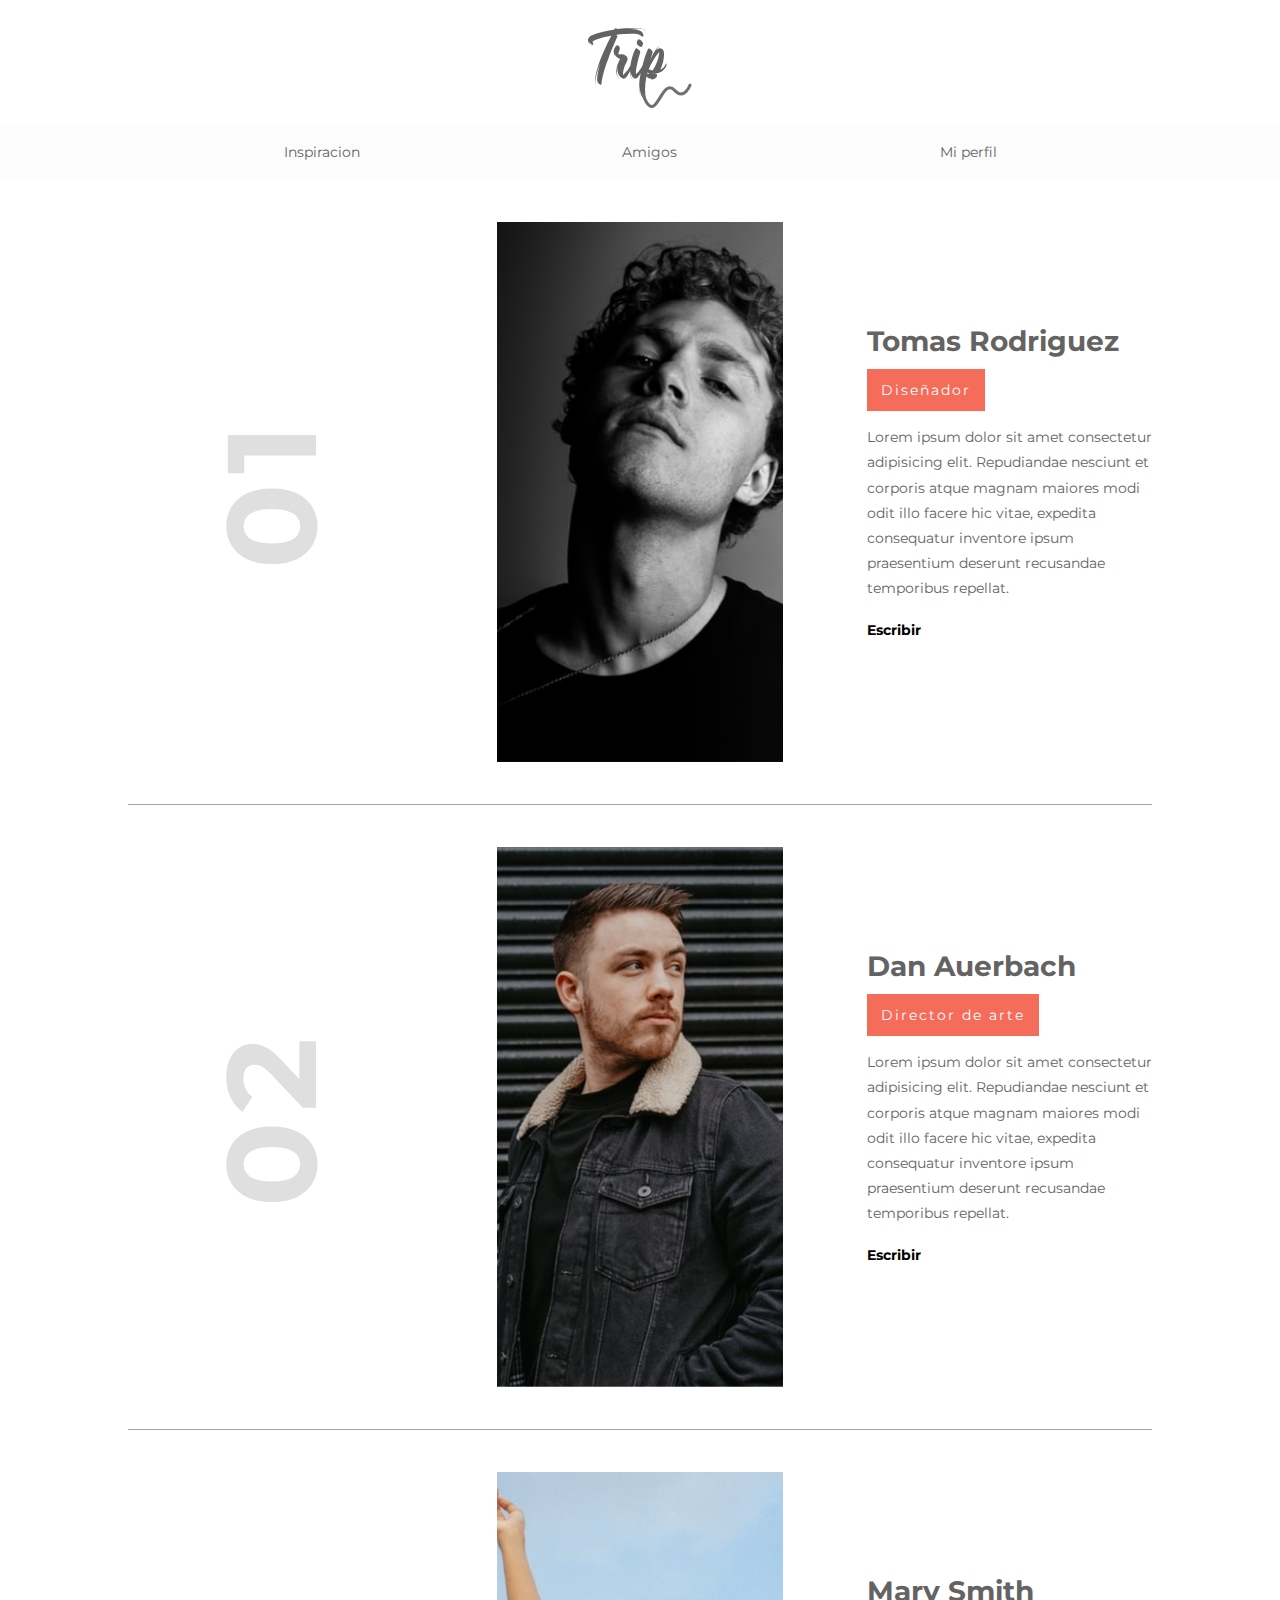
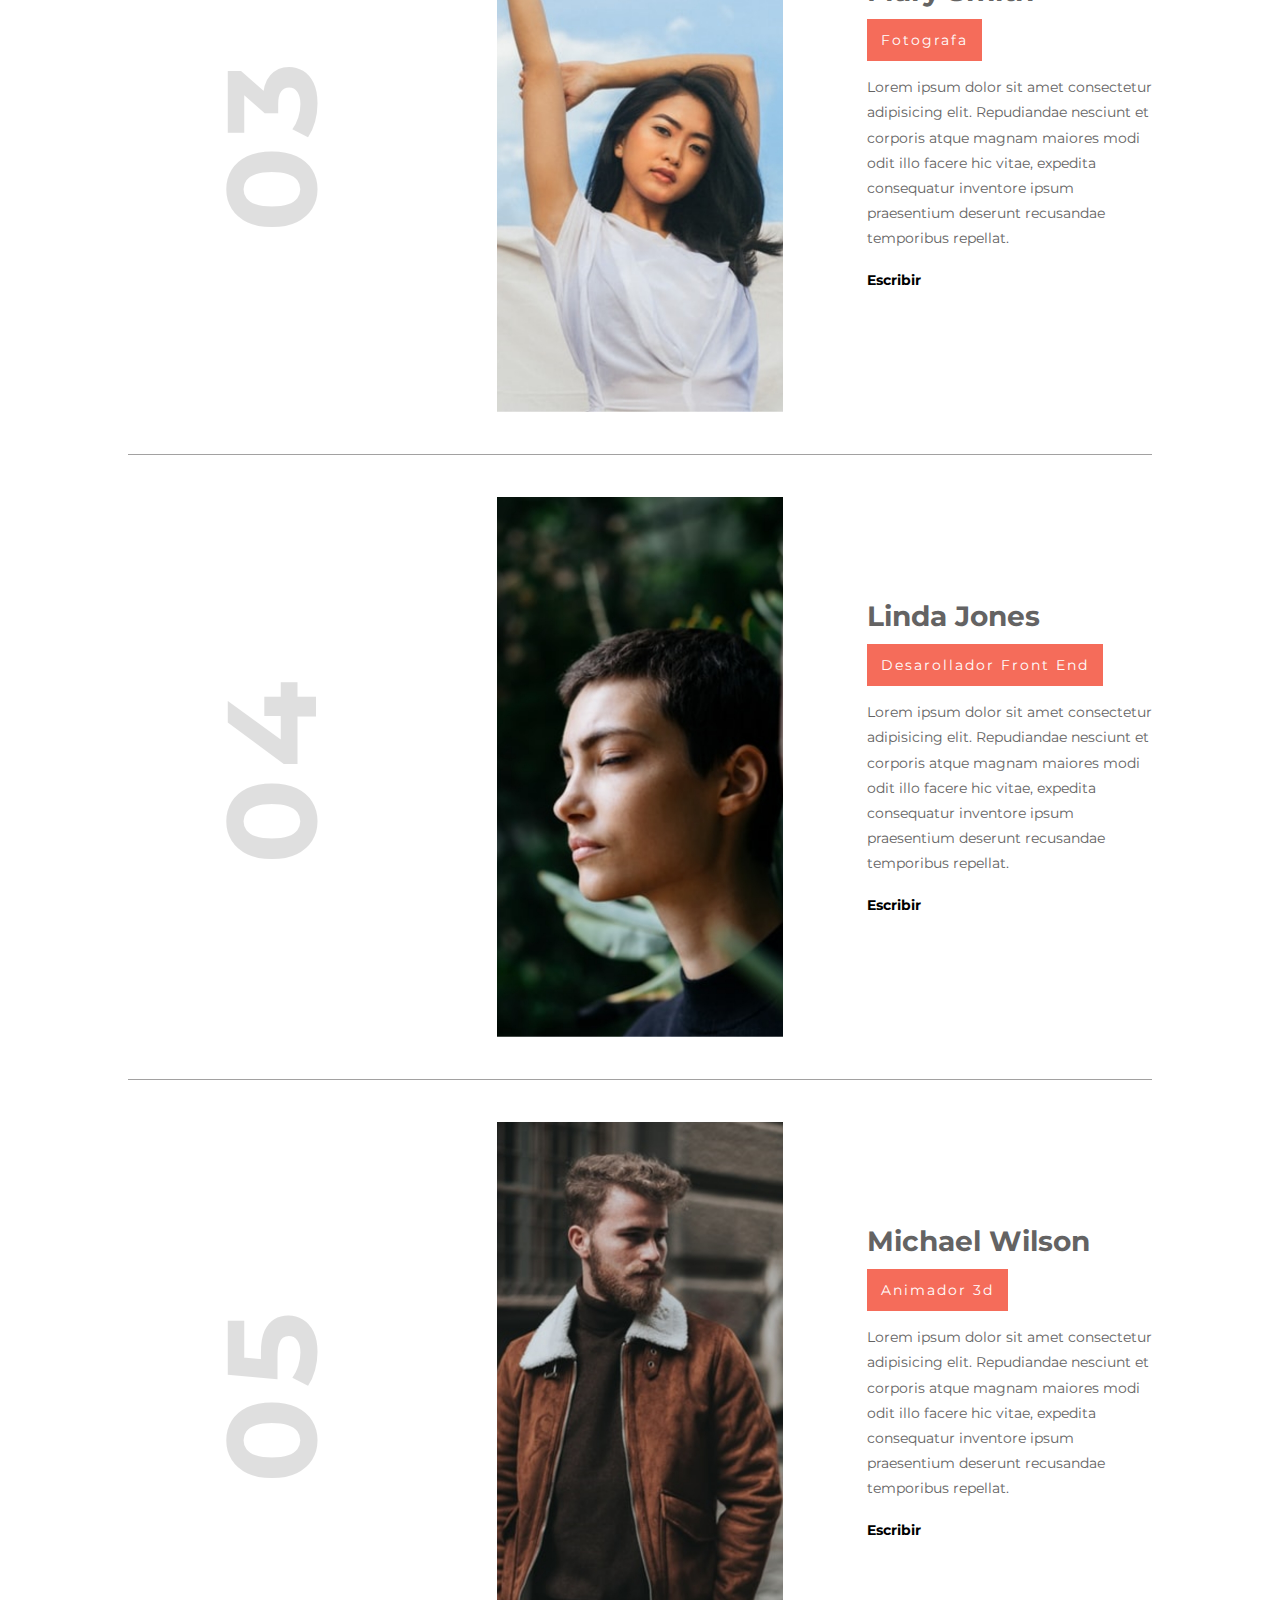
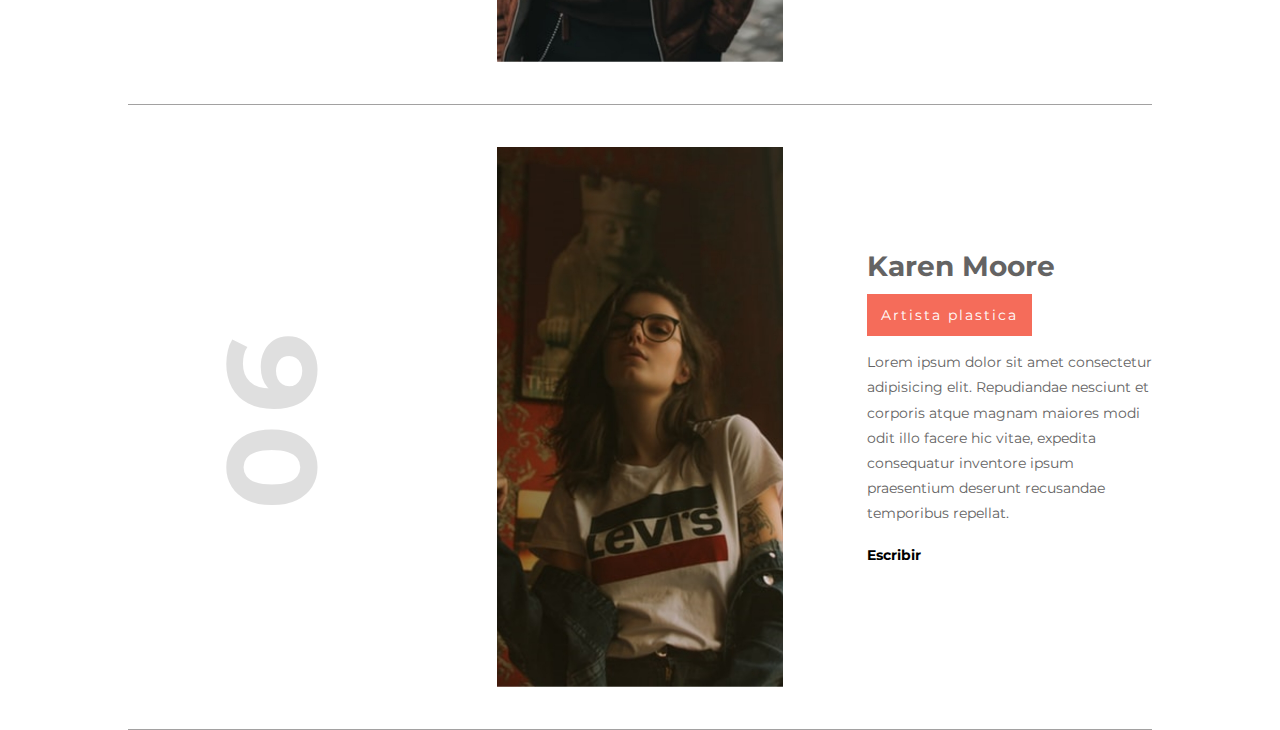
<file: friends.html>
<!DOCTYPE html>
<html lang="en">

<head>
    <meta charset="UTF-8">
    <meta name="viewport" content="width=device-width, initial-scale=1.0">
    <meta http-equiv="X-UA-Compatible" content="ie=edge">
    <link rel="stylesheet" href="scss/style.css">
    <title>My Trip | Social Media</title>
</head>

<body>
    <header>
        <div class="logo">
            <a href="./">
                <img src="img/svg/trip-logo.svg" alt="">
            </a>
        </div>
        <nav class="menu">
            <a href="./inspiration.html">Inspiracion</a>
            <a href="./friends.html">Amigos</a>
            <a href="./index.html">Mi perfil</a>
        </nav>
    </header>
    <div id="friends" class="wrap">
        <div class="friend">
            <div class="number">
                <span>01</span>
            </div>
            <div class="description">
                <h3 class="name">Tomas Rodriguez</h3>
                <span class="proffesion">Diseñador</span>
                <p>Lorem ipsum dolor sit amet consectetur adipisicing elit. Repudiandae nesciunt et corporis atque magnam maiores modi odit illo facere hic vitae, expedita consequatur inventore ipsum praesentium deserunt recusandae temporibus repellat.</p>
                <a href="" class="boton">Escribir</a>
            </div>
            <div class="image"></div>
        </div>
        <div class="friend">
            <div class="number">
                <span>02</span>
            </div>
            <div class="description">
                <h3 class="name">Dan Auerbach</h3>
                <span class="proffesion">Director de arte</span>
                <p>Lorem ipsum dolor sit amet consectetur adipisicing elit. Repudiandae nesciunt et corporis atque magnam maiores modi odit illo facere hic vitae, expedita consequatur inventore ipsum praesentium deserunt recusandae temporibus repellat.</p>
                <a href="" class="boton">Escribir</a>
            </div>
            <div class="image image-two"></div>
        </div>
        <div class="friend">
            <div class="number">
                <span>03</span>
            </div>
            <div class="description">
                <h3 class="name">Mary Smith </h3>
                <span class="proffesion">Fotografa</span>
                <p>Lorem ipsum dolor sit amet consectetur adipisicing elit. Repudiandae nesciunt et corporis atque magnam maiores modi odit illo facere hic vitae, expedita consequatur inventore ipsum praesentium deserunt recusandae temporibus repellat.</p>
                <a href="" class="boton">Escribir</a>
            </div>
            <div class="image-three"></div>
        </div>
        <div class="friend">
            <div class="number">
                <span>04</span>
            </div>
            <div class="description">
                <h3 class="name">Linda Jones</h3>
                <span class="proffesion">Desarollador Front End</span>
                <p>Lorem ipsum dolor sit amet consectetur adipisicing elit. Repudiandae nesciunt et corporis atque magnam maiores modi odit illo facere hic vitae, expedita consequatur inventore ipsum praesentium deserunt recusandae temporibus repellat.</p>
                <a href="" class="boton">Escribir</a>
            </div>
            <div class="image-four"></div>
        </div>
        <div class="friend">
            <div class="number">
                <span>05</span>
            </div>
            <div class="description">
                <h3 class="name">Michael Wilson</h3>
                <span class="proffesion">Animador 3d</span>
                <p>Lorem ipsum dolor sit amet consectetur adipisicing elit. Repudiandae nesciunt et corporis atque magnam maiores modi odit illo facere hic vitae, expedita consequatur inventore ipsum praesentium deserunt recusandae temporibus repellat.</p>
                <a href="" class="boton">Escribir</a>
            </div>
            <div class="image image-five"></div>
        </div>
        <div class="friend">
            <div class="number">
                <span>06</span>
            </div>
            <div class="description">
                <h3 class="name">Karen Moore</h3>
                <span class="proffesion">Artista plastica</span>
                <p>Lorem ipsum dolor sit amet consectetur adipisicing elit. Repudiandae nesciunt et corporis atque magnam maiores modi odit illo facere hic vitae, expedita consequatur inventore ipsum praesentium deserunt recusandae temporibus repellat.</p>
                <a href="" class="boton">Escribir</a>
            </div>
            <div class="image-six"></div>
        </div>
    </div>
</body>

</html>
</file>
<file: scss/style.css>
@import url("https://fonts.googleapis.com/css?family=Montserrat:400,700&display=swap");
/* http://meyerweb.com/eric/tools/css/reset/ 
   v2.0 | 20110126
   License: none (public domain)
*/
html,
body,
div,
span,
applet,
object,
iframe,
h1,
h2,
h3,
h4,
h5,
h6,
p,
blockquote,
pre,
a,
abbr,
acronym,
address,
big,
cite,
code,
del,
dfn,
em,
img,
ins,
kbd,
q,
s,
samp,
small,
strike,
strong,
sub,
sup,
tt,
var,
b,
u,
i,
center,
dl,
dt,
dd,
ol,
ul,
li,
fieldset,
form,
label,
legend,
table,
caption,
tbody,
tfoot,
thead,
tr,
th,
td,
article,
aside,
canvas,
details,
embed,
figure,
figcaption,
footer,
header,
hgroup,
menu,
nav,
output,
ruby,
section,
summary,
time,
mark,
audio,
video {
  margin: 0;
  padding: 0;
  border: 0;
  font-size: 100%;
  font: inherit;
  vertical-align: baseline;
}

/* HTML5 display-role reset for older browsers */
article,
aside,
details,
figcaption,
figure,
footer,
header,
hgroup,
menu,
nav,
section {
  display: block;
}

body {
  line-height: 1;
}

ol,
ul {
  list-style: none;
}

blockquote,
q {
  quotes: none;
}

blockquote:before,
blockquote:after,
q:before,
q:after {
  content: '';
  content: none;
}

table {
  border-collapse: collapse;
  border-spacing: 0;
}

* {
  margin: 0;
  padding: 0;
  -webkit-box-sizing: border-box;
          box-sizing: border-box;
  text-decoration: none;
  max-width: 100%;
}

a {
  color: #646363;
}

body {
  font-family: 'Montserrat', sans-serif;
  font-size: 14px;
  color: #646363;
}

p {
  line-height: 1.8;
}

.wrap {
  max-width: 80%;
  margin: 0 auto;
}

.boton {
  display: inline-block;
  margin: 1em 0;
  color: #000;
  font-weight: 700;
  padding: 0.5em 0;
  position: relative;
}

.boton::before {
  content: '';
  position: absolute;
  bottom: 0;
  left: 0;
  right: 0;
  height: 2px;
  background-color: #F56C5A;
  -webkit-transform-origin: bottom right;
          transform-origin: bottom right;
  -webkit-transform: scaleX(0);
          transform: scaleX(0);
  -webkit-transition: -webkit-transform 400ms ease;
  transition: -webkit-transform 400ms ease;
  transition: transform 400ms ease;
  transition: transform 400ms ease, -webkit-transform 400ms ease;
}

.boton:hover::before {
  -webkit-transform-origin: bottom left;
          transform-origin: bottom left;
  -webkit-transform: scaleX(1);
          transform: scaleX(1);
}

header {
  margin-top: 2em;
  display: -webkit-box;
  display: -ms-flexbox;
  display: flex;
  -webkit-box-orient: vertical;
  -webkit-box-direction: normal;
      -ms-flex-direction: column;
          flex-direction: column;
  -webkit-box-align: center;
      -ms-flex-align: center;
          align-items: center;
}

header .menu {
  margin-top: 1em;
  width: 100%;
  background: #FCFCFC;
  display: -webkit-box;
  display: -ms-flexbox;
  display: flex;
  -webkit-box-pack: space-evenly;
      -ms-flex-pack: space-evenly;
          justify-content: space-evenly;
  padding: 1.5em;
}

#home #main {
  margin-top: 4em;
}

#home #main .container {
  display: -ms-grid;
  display: grid;
  -ms-grid-columns: 100%;
      grid-template-columns: 100%;
  grid-gap: 2em;
}

@media screen and (min-width: 33em) {
  #home #main .container {
    -ms-grid-columns: 40% auto;
        grid-template-columns: 40% auto;
    height: 80vh;
    grid-gap: 5em;
  }
}

#home #main .container .image {
  background: url("../img/images/profile-trip.jpg") center;
  background-size: cover;
  height: 50vh;
}

@media screen and (min-width: 33em) {
  #home #main .container .image {
    height: 100%;
  }
}

#home #main .container .description {
  max-width: 500px;
  -ms-flex-item-align: center;
      -ms-grid-row-align: center;
      align-self: center;
}

#home #main .container .description h1 {
  font-size: 2.5em;
  color: #F56C5A;
  font-weight: 700;
}

#home #main .container .description .prof {
  display: inline-block;
  margin: 1em 0;
  font-size: 1.2em;
}

#home #main .container .description hr {
  width: 10%;
  margin-bottom: 1.5em;
}

#home #main .container .description .phrase {
  font-size: 1.5em;
  font-style: italic;
  display: inline-block;
  text-align: center;
}

@media screen and (min-width: 33em) {
  #home #main .container .description .phrase {
    text-align: left;
  }
}

#home #main .container .description .about {
  margin-top: 2em;
}

@media screen and (min-width: 33em) {
  #home #main .container .description .about {
    margin-top: 3em;
  }
}

#home #main .container .description .about h2 {
  font-weight: 700;
}

#home #main .container .description .about p {
  margin-top: 1em;
}

#home #main .container .description .about .boton {
  margin-top: 1em;
  display: inline-block;
  padding: 1em;
  background: #F56C5A;
  color: #fff;
  -webkit-transition: 350ms -webkit-transform ease-in-out;
  transition: 350ms -webkit-transform ease-in-out;
  transition: 350ms transform ease-in-out;
  transition: 350ms transform ease-in-out, 350ms -webkit-transform ease-in-out;
}

#home #main .container .description .about .boton:hover {
  -webkit-transform: translatex(0.5em);
          transform: translatex(0.5em);
}

#home #gallery {
  margin: 2em auto;
}

@media screen and (min-width: 33em) {
  #home #gallery {
    margin: 4em auto;
  }
}

#home #gallery h3 {
  display: -webkit-box;
  display: -ms-flexbox;
  display: flex;
  -webkit-box-pack: center;
      -ms-flex-pack: center;
          justify-content: center;
  -webkit-box-align: center;
      -ms-flex-align: center;
          align-items: center;
  font-size: 1.5em;
  font-weight: 700;
}

#home #gallery h3 img {
  display: block;
  margin: .5em;
}

#home #gallery h3 span {
  margin-top: 0.5em;
}

#home #gallery .grid-gallery {
  margin-top: 1.5em;
  display: -ms-grid;
  display: grid;
  -ms-grid-columns: 100%;
      grid-template-columns: 100%;
  height: 80vh;
  grid-gap: 3em;
}

@media screen and (min-width: 33em) {
  #home #gallery .grid-gallery {
    -ms-grid-columns: (1fr)[3];
        grid-template-columns: repeat(3, 1fr);
  }
}

#home #gallery .grid-gallery div {
  background-size: cover;
}

#home #gallery .grid-gallery .image-one {
  background: url("../img/images/gallery-one.jpg") center;
}

@media screen and (min-width: 33em) {
  #home #gallery .grid-gallery .image-one {
    grid-column: span 2;
  }
}

#home #gallery .grid-gallery .image-two {
  background: url("../img/images/gallery-two.jpg") center;
}

@media screen and (min-width: 33em) {
  #home #gallery .grid-gallery .image-two {
    grid-row: span 2;
  }
}

#home #gallery .grid-gallery .image-three {
  background: url("../img/images/gallery-three.jpg") center;
}

#home #gallery .grid-gallery .image-four {
  background: url("../img/images/gallery-four.jpg") center;
}

#friends .friend {
  margin-top: 3em;
  display: -ms-grid;
  display: grid;
  -ms-grid-columns: 100%;
      grid-template-columns: 100%;
  -ms-grid-rows: 60vh;
      grid-template-rows: 60vh;
  padding-bottom: 3em;
  border-bottom: 1px solid rgba(100, 99, 99, 0.6);
  grid-gap: 2em;
}

@media screen and (min-width: 33em) {
  #friends .friend {
    -ms-grid-columns: (1fr)[3];
        grid-template-columns: repeat(3, 1fr);
    grid-gap: 6em;
  }
}

#friends .friend .number {
  -webkit-transform: rotate(-90deg);
          transform: rotate(-90deg);
  -ms-grid-column-align: center;
      justify-self: center;
  -ms-flex-item-align: center;
      -ms-grid-row-align: center;
      align-self: center;
  font-size: 9em;
  opacity: .2;
  letter-spacing: 10px;
  font-weight: 700;
  display: none;
}

@media screen and (min-width: 33em) {
  #friends .friend .number {
    display: inherit;
  }
}

#friends .friend .description {
  -ms-grid-column-align: center;
      justify-self: center;
  -ms-flex-item-align: center;
      -ms-grid-row-align: center;
      align-self: center;
  -webkit-box-ordinal-group: 3;
      -ms-flex-order: 2;
          order: 2;
}

#friends .friend .description .name {
  font-size: 2em;
  font-weight: 700;
}

#friends .friend .description .proffesion {
  background: #F56C5A;
  padding: 1em;
  margin: 1em 0;
  color: #fff;
  display: inline-block;
  letter-spacing: 2px;
}

#friends .friend .image {
  background: url("../img/images/friend-one.jpg") center;
  background-size: cover;
  height: 100%;
  -webkit-box-ordinal-group: 2;
      -ms-flex-order: 1;
          order: 1;
}

#friends .friend .image-two {
  background: url("../img/images/friend-two.jpg") center;
  background-size: cover;
}

#friends .friend .image-three {
  background: url("../img/images/friend-three.jpg") center;
  background-size: cover;
}

#friends .friend .image-four {
  background: url("../img/images/friend-four.jpg") center;
  background-size: cover;
}

#friends .friend .image-five {
  background: url("../img/images/friend-five.jpg") center;
  background-size: cover;
}

#friends .friend .image-six {
  background: url("../img/images/friend-six.jpg") center;
  background-size: cover;
}

#inspiration .grid-container-margin {
  margin: 4em 0;
}

#inspiration .grid-container-margin .grid-container {
  display: -ms-grid;
  display: grid;
  -ms-grid-columns: 100%;
      grid-template-columns: 100%;
  grid-gap: 4em;
}

@media screen and (min-width: 33em) {
  #inspiration .grid-container-margin .grid-container {
    -ms-grid-columns: (1fr)[3];
        grid-template-columns: repeat(3, 1fr);
    -ms-grid-rows: (1fr)[2];
        grid-template-rows: repeat(2, 1fr);
  }
}

#inspiration .grid-container-margin .grid-container .banner2x {
  background: url("https://images.unsplash.com/photo-1508034567015-5fa801984b94?ixlib=rb-1.2.1&auto=format&fit=crop&w=700&q=80") center;
  background-size: cover;
  height: 80vh;
  -webkit-box-ordinal-group: 3;
      -ms-flex-order: 2;
          order: 2;
}

@media screen and (min-width: 33em) {
  #inspiration .grid-container-margin .grid-container .banner2x {
    grid-row: span 2;
    -webkit-box-ordinal-group: initial;
        -ms-flex-order: initial;
            order: initial;
  }
}

#inspiration .grid-container-margin .grid-container .banner {
  background: url("https://images.unsplash.com/photo-1573646070234-6b520ba7b196?ixlib=rb-1.2.1&ixid=eyJhcHBfaWQiOjEyMDd9&auto=format&fit=crop&w=1189&q=80") center;
  background-size: cover;
  height: 40vh;
  -webkit-box-ordinal-group: 4;
      -ms-flex-order: 3;
          order: 3;
}

@media screen and (min-width: 33em) {
  #inspiration .grid-container-margin .grid-container .banner {
    height: 100%;
    -webkit-box-ordinal-group: initial;
        -ms-flex-order: initial;
            order: initial;
  }
}

#inspiration .grid-container-margin .grid-container .banner-bottom {
  background: url("https://images.unsplash.com/photo-1573716070395-7bd1212b94ac?ixlib=rb-1.2.1&ixid=eyJhcHBfaWQiOjEyMDd9&auto=format&fit=crop&w=634&q=80") center;
  background-size: cover;
  height: 40vh;
  -webkit-box-ordinal-group: 5;
      -ms-flex-order: 4;
          order: 4;
}

@media screen and (min-width: 33em) {
  #inspiration .grid-container-margin .grid-container .banner-bottom {
    height: 100%;
    -webkit-box-ordinal-group: initial;
        -ms-flex-order: initial;
            order: initial;
  }
}

#inspiration .grid-container-margin .grid-container .banner2x-text {
  background: none;
  display: -webkit-box;
  display: -ms-flexbox;
  display: flex;
  -webkit-box-orient: vertical;
  -webkit-box-direction: normal;
      -ms-flex-direction: column;
          flex-direction: column;
  -webkit-box-pack: center;
      -ms-flex-pack: center;
          justify-content: center;
}

@media screen and (max-width: 33em) {
  #inspiration .grid-container-margin .grid-container .banner2x-text {
    height: 40vh;
    -webkit-box-ordinal-group: 2;
        -ms-flex-order: 1;
            order: 1;
  }
}

#inspiration .grid-container-margin .grid-container .banner2x-text span {
  -ms-flex-item-align: center;
      -ms-grid-row-align: center;
      align-self: center;
  font-size: 2.5em;
  font-weight: 700;
  letter-spacing: 10px;
  opacity: .6;
  border-bottom: 6px solid #F56C5A;
  padding-bottom: .5em;
}

@media screen and (min-width: 33em) {
  #inspiration .grid-container-margin .grid-container .banner2x-text span {
    -webkit-transform: rotate(-90deg);
            transform: rotate(-90deg);
    font-size: 5em;
  }
}

#inspiration .grid-container-margin .grid-container .banner2x-text .boton {
  -ms-flex-item-align: end;
      align-self: flex-end;
}

@media screen and (min-width: 33em) {
  #inspiration .grid-container-margin .grid-container .banner2x-text .boton {
    position: relative;
    top: 15em;
  }
}
</file>
